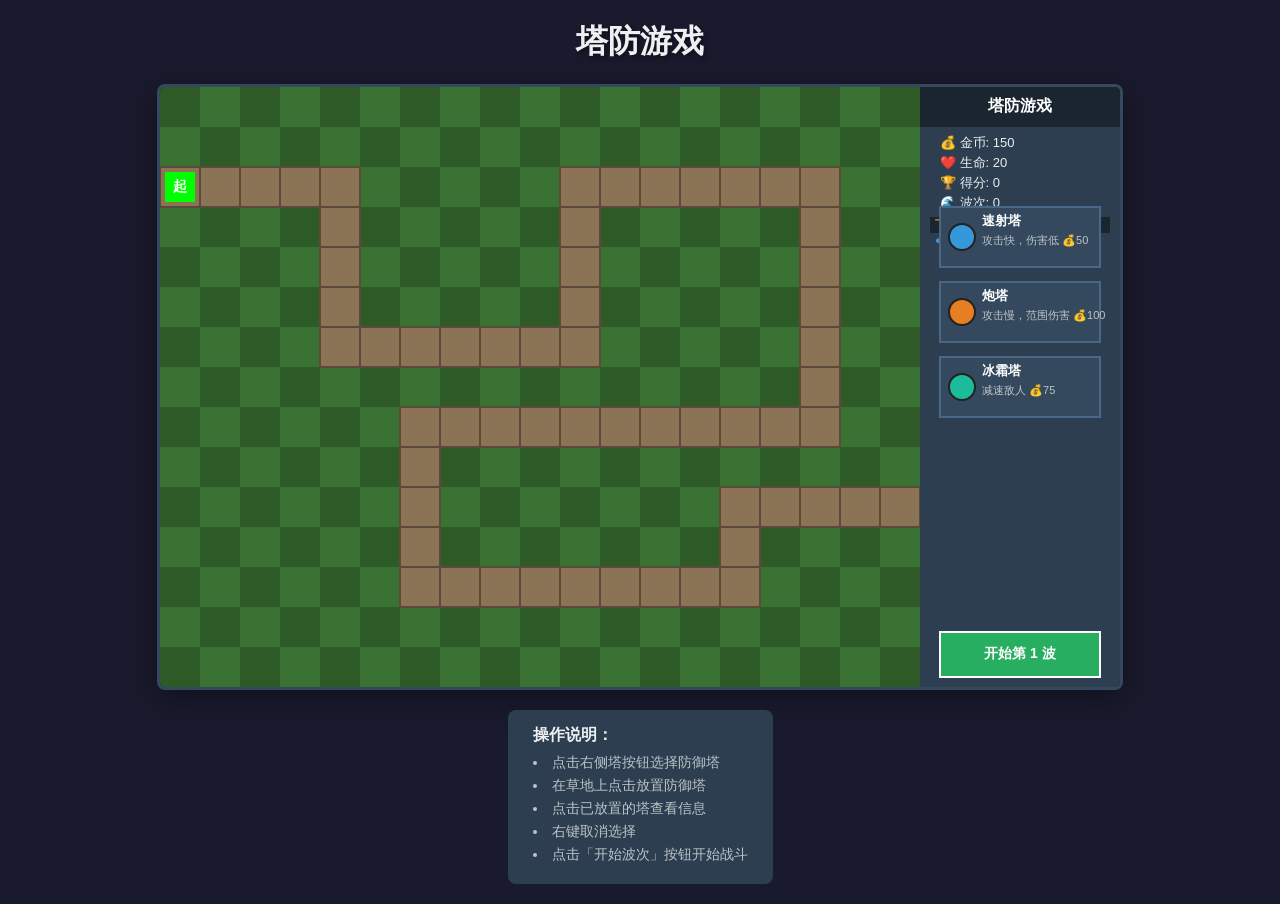
<file: index.html>
<!DOCTYPE html>
<html lang="zh-CN">
<head>
  <meta charset="UTF-8">
  <meta name="viewport" content="width=device-width, initial-scale=1.0">
  <title>塔防游戏</title>
  <link rel="stylesheet" href="style.css">
</head>
<body>
  <div class="game-container">
    <h1>塔防游戏</h1>
    <canvas id="gameCanvas" width="960" height="600"></canvas>
    <div class="instructions">
      <p><strong>操作说明：</strong></p>
      <ul>
        <li>点击右侧塔按钮选择防御塔</li>
        <li>在草地上点击放置防御塔</li>
        <li>点击已放置的塔查看信息</li>
        <li>右键取消选择</li>
        <li>点击「开始波次」按钮开始战斗</li>
      </ul>
    </div>
  </div>

  <script src="js/map.js"></script>
  <script src="js/enemy.js"></script>
  <script src="js/projectile.js"></script>
  <script src="js/tower.js"></script>
  <script src="js/ui.js"></script>
  <script src="js/game.js"></script>
  <script>
    const canvas = document.getElementById('gameCanvas');
    const game = new Game(canvas);
    game.start();
  </script>
</body>
</html>
</file>
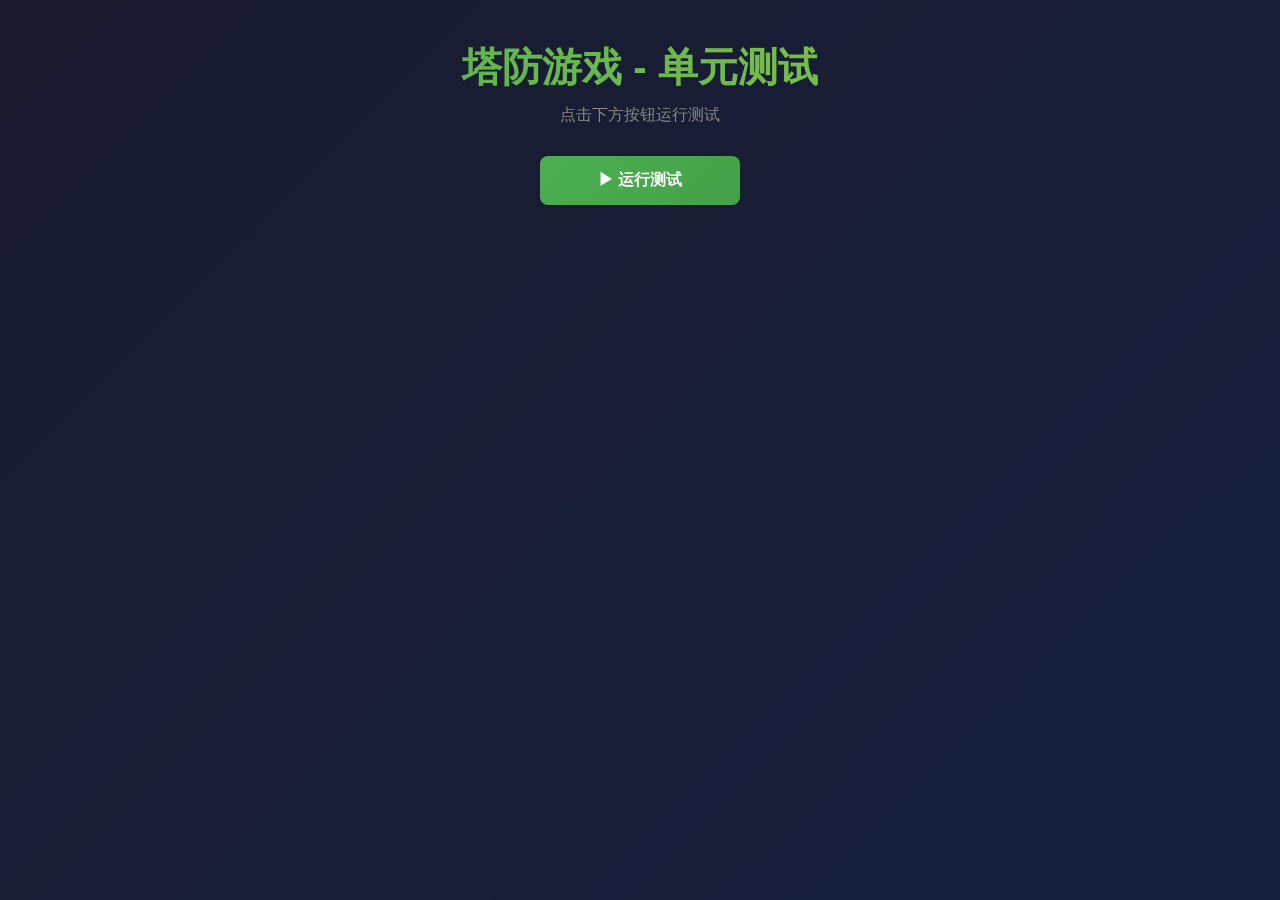
<file: test.html>
<!DOCTYPE html>
<html lang="zh-CN">
<head>
  <meta charset="UTF-8">
  <meta name="viewport" content="width=device-width, initial-scale=1.0">
  <title>塔防游戏 - 测试</title>
  <style>
    * {
      margin: 0;
      padding: 0;
      box-sizing: border-box;
    }

    body {
      font-family: 'Segoe UI', 'Microsoft YaHei', sans-serif;
      background: linear-gradient(135deg, #1a1a2e 0%, #16213e 100%);
      min-height: 100vh;
      padding: 40px 20px;
      color: #fff;
    }

    .container {
      max-width: 1000px;
      margin: 0 auto;
    }

    h1 {
      text-align: center;
      font-size: 2.5rem;
      margin-bottom: 10px;
      background: linear-gradient(90deg, #4CAF50, #8BC34A);
      -webkit-background-clip: text;
      -webkit-text-fill-color: transparent;
      background-clip: text;
    }

    .subtitle {
      text-align: center;
      color: #888;
      margin-bottom: 30px;
    }

    .summary {
      background: rgba(255, 255, 255, 0.05);
      border-radius: 12px;
      padding: 24px;
      margin-bottom: 30px;
      display: flex;
      justify-content: center;
      gap: 40px;
      flex-wrap: wrap;
    }

    .stat {
      text-align: center;
    }

    .stat-value {
      font-size: 3rem;
      font-weight: bold;
      margin-bottom: 5px;
    }

    .stat-label {
      font-size: 0.9rem;
      color: #888;
    }

    .stat.passed .stat-value {
      color: #4CAF50;
    }

    .stat.failed .stat-value {
      color: #f44336;
    }

    .stat.total .stat-value {
      color: #2196F3;
    }

    .suite {
      background: rgba(255, 255, 255, 0.05);
      border-radius: 12px;
      margin-bottom: 20px;
      overflow: hidden;
    }

    .suite-header {
      background: rgba(255, 255, 255, 0.08);
      padding: 16px 24px;
      font-size: 1.2rem;
      font-weight: 600;
      cursor: pointer;
      display: flex;
      justify-content: space-between;
      align-items: center;
      transition: background 0.2s;
    }

    .suite-header:hover {
      background: rgba(255, 255, 255, 0.12);
    }

    .suite-toggle {
      font-size: 0.8rem;
      color: #888;
    }

    .suite-body {
      padding: 0 24px;
      max-height: 0;
      overflow: hidden;
      transition: max-height 0.3s ease, padding 0.3s ease;
    }

    .suite-body.open {
      max-height: 2000px;
      padding: 16px 24px;
    }

    .test-item {
      display: flex;
      align-items: flex-start;
      gap: 12px;
      padding: 12px 16px;
      border-radius: 8px;
      margin-bottom: 8px;
      transition: background 0.2s;
    }

    .test-item:hover {
      background: rgba(255, 255, 255, 0.03);
    }

    .test-icon {
      font-size: 1.2rem;
      flex-shrink: 0;
      width: 24px;
      text-align: center;
    }

    .test-icon.passed {
      color: #4CAF50;
    }

    .test-icon.failed {
      color: #f44336;
    }

    .test-content {
      flex: 1;
    }

    .test-name {
      font-weight: 500;
      margin-bottom: 4px;
    }

    .test-error {
      color: #f44336;
      font-size: 0.9rem;
      background: rgba(244, 67, 54, 0.1);
      padding: 8px 12px;
      border-radius: 6px;
      font-family: 'Courier New', monospace;
    }

    .btn {
      display: block;
      width: 200px;
      margin: 30px auto;
      padding: 14px 28px;
      background: linear-gradient(135deg, #4CAF50, #45a049);
      color: white;
      border: none;
      border-radius: 8px;
      font-size: 1rem;
      font-weight: 600;
      cursor: pointer;
      transition: transform 0.2s, box-shadow 0.2s;
    }

    .btn:hover {
      transform: translateY(-2px);
      box-shadow: 0 6px 20px rgba(76, 175, 80, 0.4);
    }

    .btn:active {
      transform: translateY(0);
    }

    .progress-bar {
      height: 4px;
      background: rgba(255, 255, 255, 0.1);
      border-radius: 2px;
      overflow: hidden;
      margin-top: 20px;
    }

    .progress-fill {
      height: 100%;
      background: linear-gradient(90deg, #4CAF50, #8BC34A);
      transition: width 0.5s ease;
    }
  </style>
</head>
<body>
  <div class="container">
    <h1>塔防游戏 - 单元测试</h1>
    <p class="subtitle">点击下方按钮运行测试</p>

    <button class="btn" onclick="runTests()">▶ 运行测试</button>

    <div id="results"></div>
  </div>

  <canvas id="test-canvas" style="display: none;" width="1000" height="600"></canvas>

  <script src="js/map.js"></script>
  <script src="js/tower.js"></script>
  <script src="js/enemy.js"></script>
  <script src="js/projectile.js"></script>
  <script src="js/ui.js"></script>
  <script src="js/game.js"></script>
  <script src="js/tests.js"></script>

  <script>
    function runTests() {
      const btn = document.querySelector('.btn');
      btn.disabled = true;
      btn.textContent = '运行中...';

      setTimeout(() => {
        const summary = runAllTests();
        renderResults(summary);
        btn.disabled = false;
        btn.textContent = '↻ 重新运行';
      }, 100);
    }

    function renderResults(summary) {
      const container = document.getElementById('results');
      const passRate = summary.total > 0 ? (summary.passed / summary.total * 100).toFixed(1) : 0;

      let html = `
        <div class="summary">
          <div class="stat passed">
            <div class="stat-value">${summary.passed}</div>
            <div class="stat-label">通过</div>
          </div>
          <div class="stat ${summary.failed > 0 ? 'failed' : 'total'}">
            <div class="stat-value">${summary.failed}</div>
            <div class="stat-label">失败</div>
          </div>
          <div class="stat total">
            <div class="stat-value">${summary.total}</div>
            <div class="stat-label">总计</div>
          </div>
          <div class="stat total">
            <div class="stat-value">${passRate}%</div>
            <div class="stat-label">通过率</div>
          </div>
        </div>

        <div class="progress-bar">
          <div class="progress-fill" style="width: ${passRate}%"></div>
        </div>
      `;

      const suites = {};
      for (const result of summary.results) {
        if (!suites[result.suite]) {
          suites[result.suite] = [];
        }
        suites[result.suite].push(result);
      }

      for (const [suiteName, tests] of Object.entries(suites)) {
        const passed = tests.filter(t => t.passed).length;
        const failed = tests.filter(t => !t.passed).length;
        const suiteIcon = failed > 0 ? '❌' : '✅';

        html += `
          <div class="suite">
            <div class="suite-header" onclick="toggleSuite(this)">
              <span>${suiteIcon} ${suiteName} <span style="color: #888; font-size: 0.9rem; font-weight: normal;">(${passed}/${tests.length})</span></span>
              <span class="suite-toggle">▼</span>
            </div>
            <div class="suite-body open">
        `;

        for (const test of tests) {
          const icon = test.passed ? '✓' : '✗';
          const iconClass = test.passed ? 'passed' : 'failed';

          html += `
            <div class="test-item">
              <div class="test-icon ${iconClass}">${icon}</div>
              <div class="test-content">
                <div class="test-name">${test.name}</div>
                ${test.error ? `<div class="test-error">${test.error}</div>` : ''}
              </div>
            </div>
          `;
        }

        html += `
            </div>
          </div>
        `;
      }

      container.innerHTML = html;
    }

    function toggleSuite(header) {
      const body = header.nextElementSibling;
      body.classList.toggle('open');
      const toggle = header.querySelector('.suite-toggle');
      toggle.textContent = body.classList.contains('open') ? '▼' : '▶';
    }
  </script>
</body>
</html>
</file>
<file: style.css>
* {
  margin: 0;
  padding: 0;
  box-sizing: border-box;
}

body {
  font-family: Arial, sans-serif;
  background-color: #1a1a2e;
  color: #ffffff;
  min-height: 100vh;
  display: flex;
  justify-content: center;
  align-items: center;
  padding: 20px;
}

.game-container {
  text-align: center;
}

h1 {
  margin-bottom: 20px;
  color: #ecf0f1;
  font-size: 32px;
  text-shadow: 2px 2px 4px rgba(0, 0, 0, 0.5);
}

#gameCanvas {
  border: 3px solid #34495e;
  border-radius: 8px;
  box-shadow: 0 8px 32px rgba(0, 0, 0, 0.4);
  cursor: pointer;
  display: block;
  margin: 0 auto;
}

.instructions {
  margin-top: 20px;
  padding: 15px 25px;
  background-color: #2c3e50;
  border-radius: 8px;
  display: inline-block;
  text-align: left;
}

.instructions p {
  margin-bottom: 8px;
  color: #ecf0f1;
}

.instructions ul {
  list-style-position: inside;
  color: #bdc3c7;
}

.instructions li {
  margin: 5px 0;
  font-size: 14px;
}
</file>
